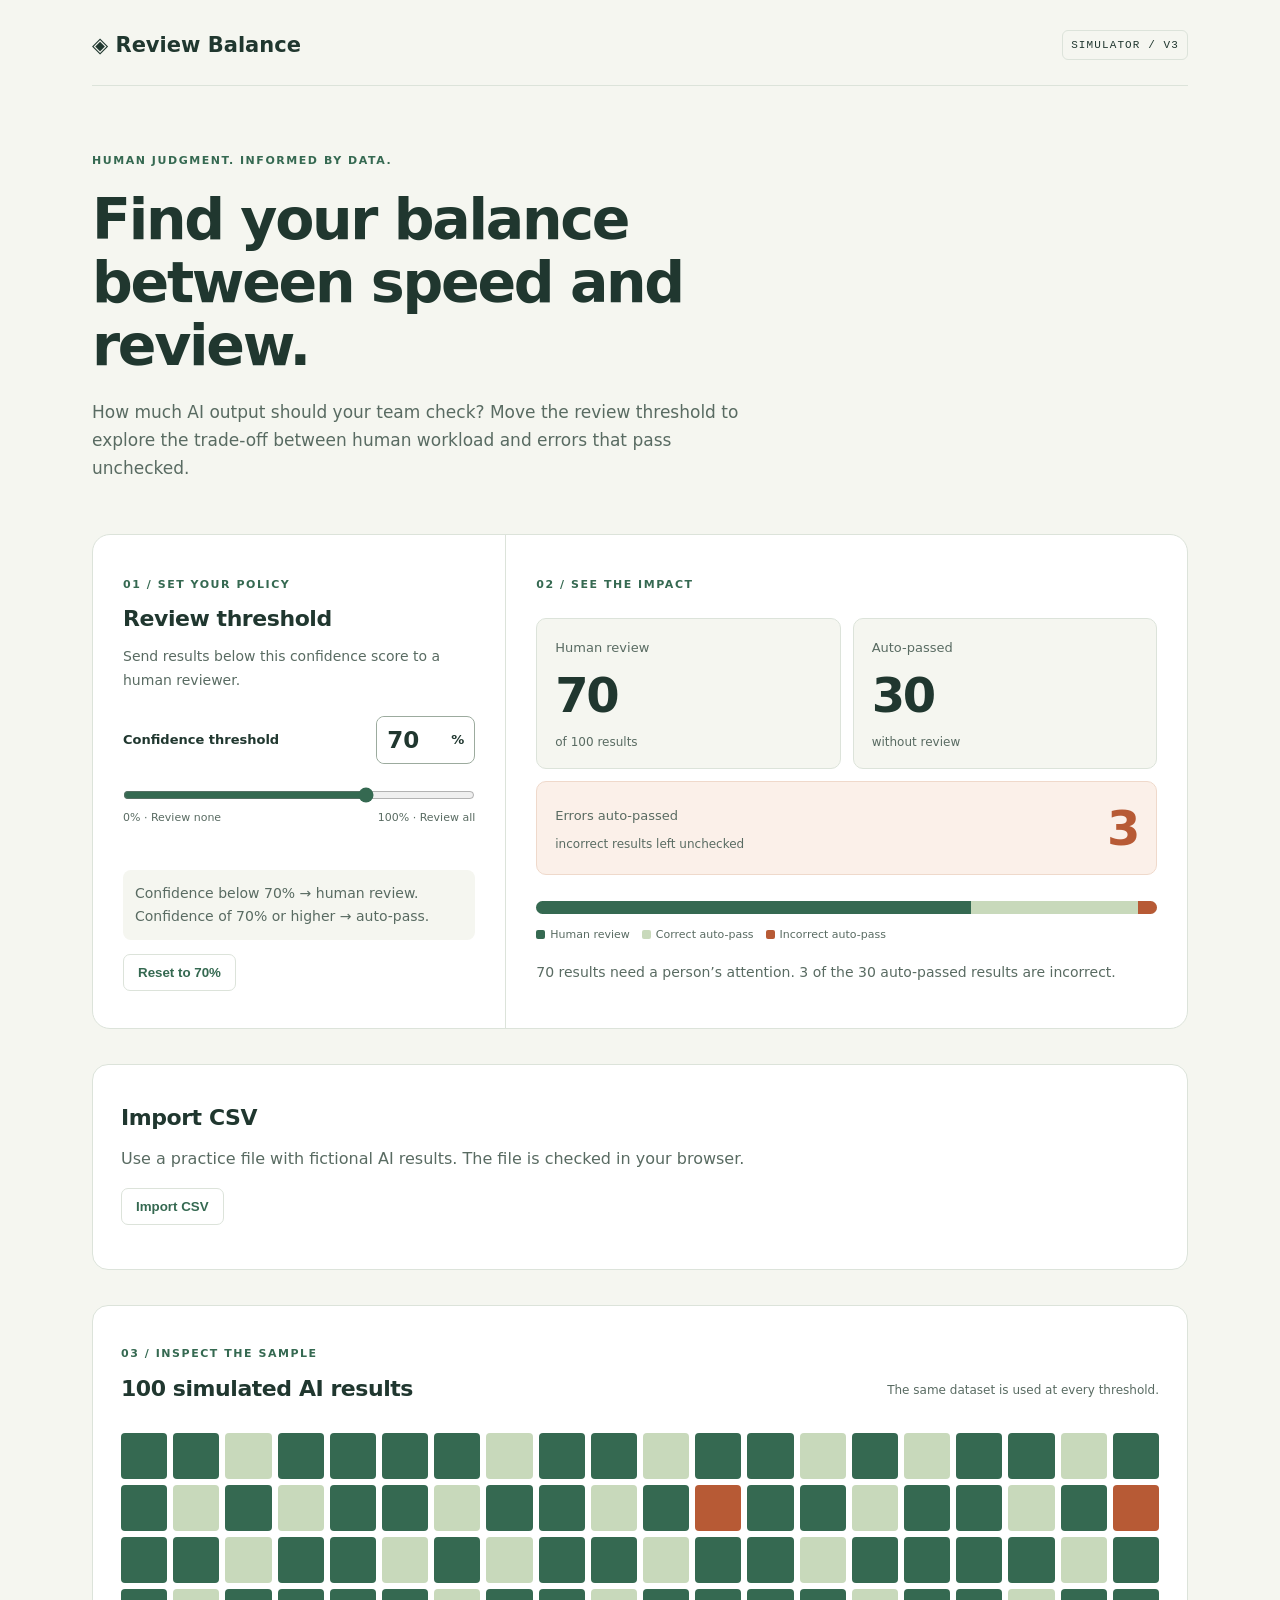
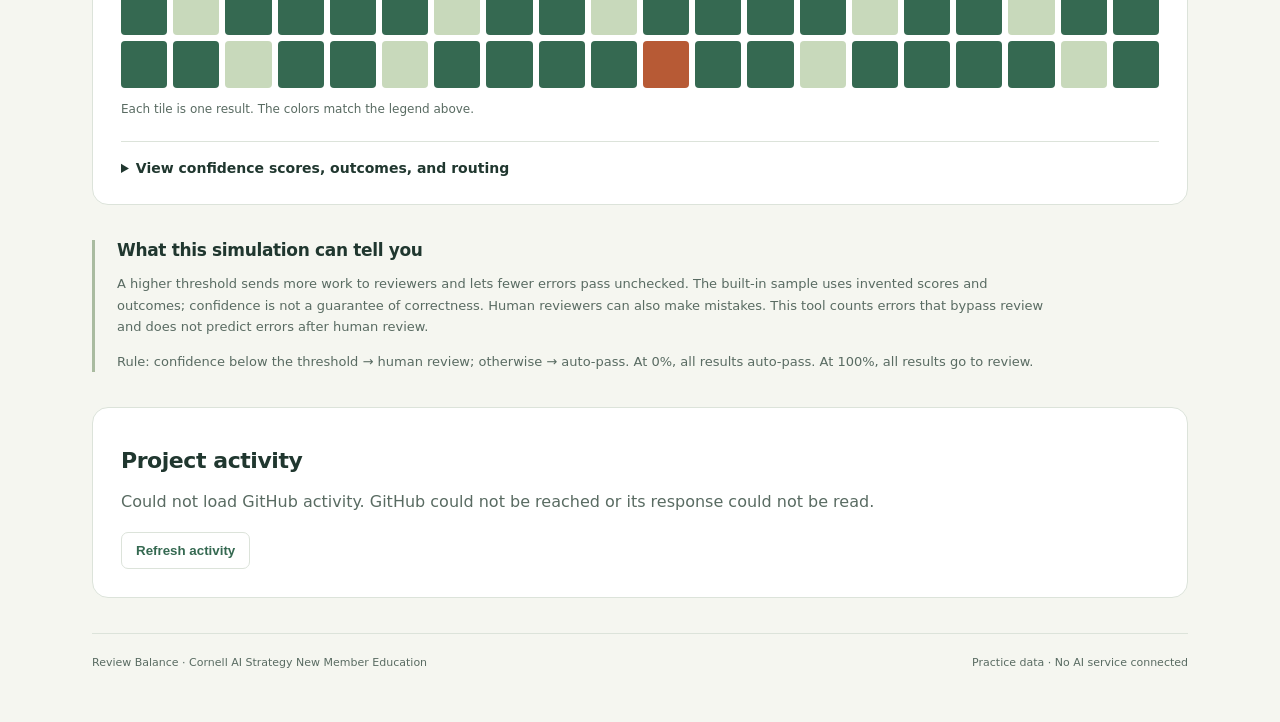
<file: index.html>
<!DOCTYPE html>
<html lang="en">
<head>
  <meta charset="UTF-8">
  <meta name="viewport" content="width=device-width, initial-scale=1.0">
  <title>Review Balance — Human review simulator</title>
  <link rel="stylesheet" href="style.css">
  <script src="data/clean.js" defer></script>
  <script src="data/schema.js" defer></script>
  <script src="data/validate.js" defer></script>
  <script src="script.js" defer></script>
  <script src="api.js" defer></script>
</head>
<body>
  <main>
    <header><a class="brand" href="index.html">◈ Review Balance</a><span class="badge">SIMULATOR / V3</span></header>
    <section class="intro"><p class="eyebrow">HUMAN JUDGMENT. INFORMED BY DATA.</p><h1>Find your balance<br>between speed and review.</h1><p>How much AI output should your team check? Move the review threshold to explore the trade-off between human workload and errors that pass unchecked.</p></section>
    <section class="workspace" aria-label="Review simulator">
      <div class="controls"><p class="eyebrow">01 / SET YOUR POLICY</p><h2>Review threshold</h2><p>Send results below this confidence score to a human reviewer.</p>
        <label class="number-label" for="threshold">Confidence threshold <span class="number-wrap"><input id="threshold" type="number" min="0" max="100" step="1" value="70" aria-describedby="policy error"><span>%</span></span></label>
        <label class="sr-only" for="slider">Adjust confidence threshold</label><input id="slider" type="range" min="0" max="100" step="1" value="70"><div class="range-labels"><span>0% · Review none</span><span>100% · Review all</span></div>
        <p id="error" role="alert"></p><p id="policy" class="policy"></p><button id="reset" type="button">Reset to 70%</button>
      </div>
      <div class="results"><p class="eyebrow">02 / SEE THE IMPACT</p><div class="metrics" aria-live="polite" aria-atomic="true"><article><p>Human review</p><strong id="review">—</strong><span>of <span id="result-count">100</span> results</span></article><article><p>Auto-passed</p><strong id="passed">—</strong><span>without review</span></article><article class="error-card"><p>Errors auto-passed</p><strong id="errors">—</strong><span>incorrect results left unchecked</span></article></div>
        <div class="bar" aria-hidden="true"><div id="review-bar"></div><div id="pass-bar"></div><div id="error-bar"></div></div><div class="legend"><span><i class="review-dot"></i>Human review</span><span><i class="pass-dot"></i>Correct auto-pass</span><span><i class="error-dot"></i>Incorrect auto-pass</span></div><p id="summary" class="summary"></p>
      </div>
    </section>
    <section class="dataset" aria-labelledby="import-title">
      <h2 id="import-title">Import CSV</h2>
      <p>Use a practice file with fictional AI results. The file is checked in your browser.</p>
      <button id="import-button" type="button">Import CSV</button>
      <input id="import-file" type="file" accept=".csv,text/csv" hidden>
      <button id="use-sample" type="button" hidden>Use sample data</button>
      <p id="import-status" role="status"></p>
      <ul id="import-issues" hidden></ul>
    </section>
    <section class="dataset"><div class="section-heading"><div><p class="eyebrow">03 / INSPECT THE SAMPLE</p><h2 id="dataset-title">100 simulated AI results</h2></div><p>The same dataset is used at every threshold.</p></div><div id="grid" class="grid" aria-hidden="true"></div><p class="hint">Each tile is one result. The colors match the legend above.</p><details><summary>View confidence scores, outcomes, and routing</summary><div class="table-scroll"><table><caption class="sr-only">Simulated results and review decisions</caption><thead><tr><th>Result</th><th>Confidence</th><th>Actual outcome</th><th>Decision</th></tr></thead><tbody id="rows"></tbody></table></div></details></section>
    <aside><h2>What this simulation can tell you</h2><p>A higher threshold sends more work to reviewers and lets fewer errors pass unchecked. The built-in sample uses invented scores and outcomes; confidence is not a guarantee of correctness. Human reviewers can also make mistakes. This tool counts errors that bypass review and does not predict errors after human review.</p><p>Rule: confidence below the threshold → human review; otherwise → auto-pass. At 0%, all results auto-pass. At 100%, all results go to review.</p></aside>
    <section class="dataset" aria-labelledby="activity-title">
      <h2 id="activity-title">Project activity</h2>
      <p id="activity-status" role="status">Loading…</p>
      <button id="refresh-activity" type="button">Refresh activity</button>
    </section>
    <footer>Review Balance · Cornell AI Strategy New Member Education <span>Practice data · No AI service connected</span></footer>
  </main>
</body>
</html>
</file>
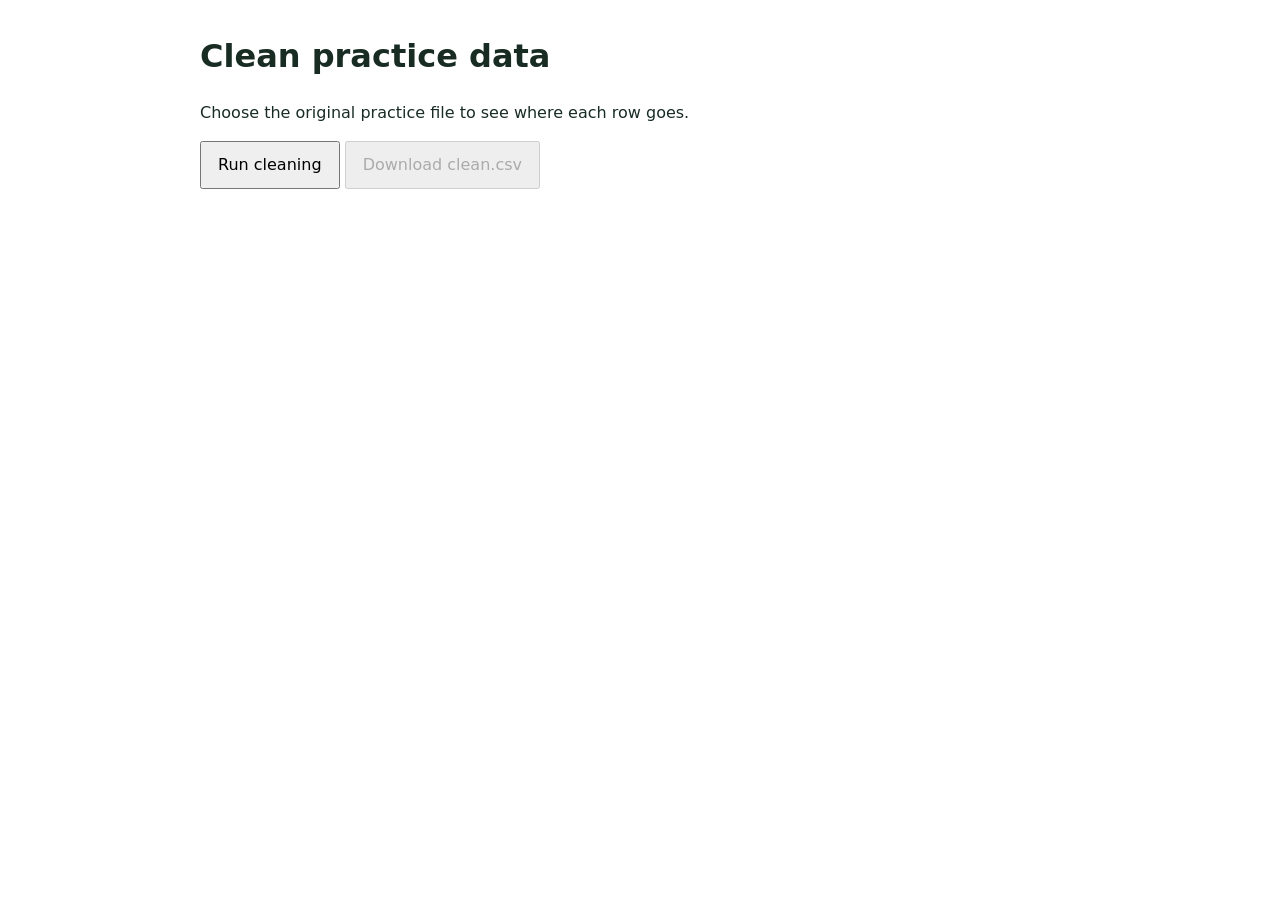
<file: data/clean.html>
<!DOCTYPE html>
<html lang="en">
<head>
  <meta charset="utf-8">
  <meta name="viewport" content="width=device-width, initial-scale=1">
  <title>Review Balance | Clean practice data</title>
  <script src="clean.js" defer></script>
  <style>
    body { margin: 2rem auto; padding: 0 1rem; max-width: 55rem; font: 1rem/1.5 system-ui, sans-serif; color: #182c24; }
    button { padding: .6rem 1rem; font: inherit; }
    li { margin-bottom: .35rem; overflow-wrap: anywhere; }
  </style>
</head>
<body>
  <h1>Clean practice data</h1>
  <p>Choose the original practice file to see where each row goes.</p>
  <button id="run">Run cleaning</button>
  <input id="file" type="file" accept=".csv,text/csv" hidden>
  <button id="download" disabled>Download clean.csv</button>
  <p id="status" role="status"></p>
  <div id="results"></div>
  <script>
    const file = document.getElementById('file');
    const status = document.getElementById('status');
    const results = document.getElementById('results');
    const download = document.getElementById('download');
    let cleaned;
    document.getElementById('run').onclick = () => file.click();
    file.onchange = async () => {
      const selected = file.files[0];
      if (!selected) return;
      results.replaceChildren();
      download.disabled = true;
      try {
        cleaned = cleanCSV(await selected.text());
        const groups = [['Clean rows', cleaned.clean], ['Removed rows', cleaned.removed], ['Set aside for review', cleaned.review]];
        const total = groups.reduce((sum, [, rows]) => sum + rows.length, 0);
        status.textContent = `Row check passed: ${total} raw = ${cleaned.clean.length} clean + ${cleaned.removed.length} removed + ${cleaned.review.length} set aside.`;
        for (const [label, rows] of groups) {
          const heading = document.createElement('h2');
          heading.textContent = label;
          const list = document.createElement('ul');
          for (const row of rows) {
            const item = document.createElement('li');
            item.textContent = `Source row ${row.source_row}: ${row.reason || row.values.join(' · ')}`;
            list.append(item);
          }
          results.append(heading, list);
        }
        download.disabled = false;
      } catch (error) {
        status.textContent = error.message;
      } finally {
        file.value = '';
      }
    };
    download.onclick = () => {
      const url = URL.createObjectURL(new Blob([exportCleanCSV(cleaned)], { type: 'text/csv' }));
      const link = document.createElement('a');
      link.href = url;
      link.download = 'clean.csv';
      link.click();
      setTimeout(() => URL.revokeObjectURL(url), 1000);
    };
  </script>
</body>
</html>
</file>
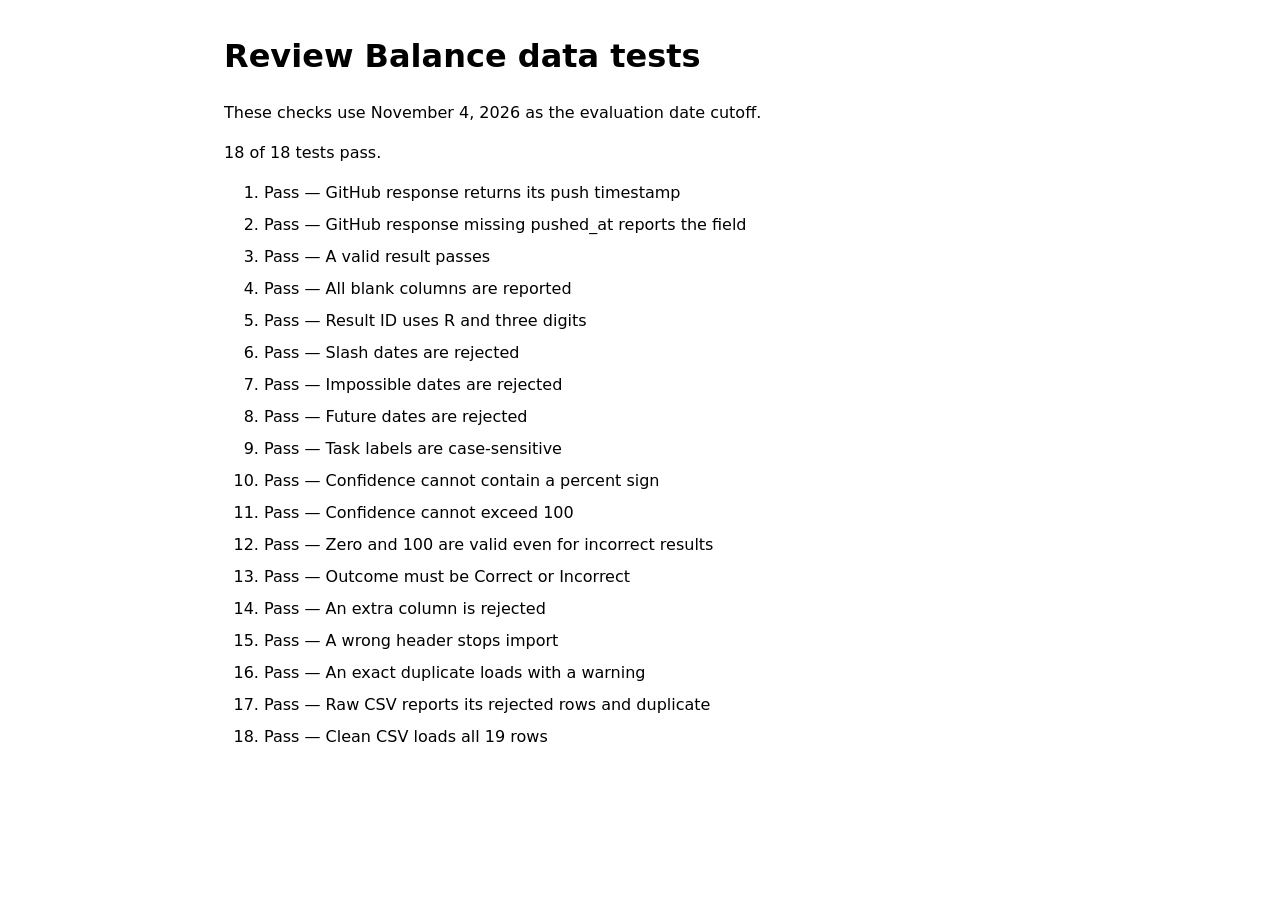
<file: data/tests.html>
<!DOCTYPE html>
<html lang="en">
<head>
  <meta charset="utf-8">
  <meta name="viewport" content="width=device-width, initial-scale=1">
  <title>Review Balance | Data tests</title>
  <style>
    body { margin: 2rem auto; padding: 0 1rem; max-width: 52rem; font: 1rem/1.5 system-ui, sans-serif; }
    li { margin-bottom: .5rem; overflow-wrap: anywhere; }
  </style>
</head>
<body>
  <h1>Review Balance data tests</h1>
  <p>These checks use November 4, 2026 as the evaluation date cutoff.</p>
  <p id="summary" role="status">Running tests…</p>
  <ol id="results"></ol>
  <script src="clean.js"></script>
  <script src="schema.js"></script>
  <script src="validate.js"></script>
  <script src="test-data.js"></script>
  <script src="../api.js"></script>
  <script src="tests.js"></script>
  <script>
    const results = runDataTests();
    document.getElementById('summary').textContent =
      results.filter(result => result.passed).length + ' of ' + results.length + ' tests pass.';
    for (const result of results) {
      const item = document.createElement('li');
      item.textContent = (result.passed ? 'Pass — ' : 'Fail — ') + result.name;
      if (!result.passed) {
        item.textContent += '. Expected ' + JSON.stringify(result.expected) + ', got ' + JSON.stringify(result.actual);
      }
      document.getElementById('results').append(item);
    }
  </script>
</body>
</html>
</file>
<file: style.css>
:root{color-scheme:light;--ink:#20372f;--muted:#596b62;--green:#356951;--line:#dce3da;--bg:#f5f6f0;--amber:#b75a35}*{box-sizing:border-box}body{margin:0;background:var(--bg);color:var(--ink);font-family:system-ui,-apple-system,sans-serif}main{max-width:1160px;margin:auto;padding:30px 32px}header{display:flex;justify-content:space-between;align-items:center;gap:15px;padding-bottom:25px;border-bottom:1px solid var(--line)}.brand{font-size:21px;font-weight:750;color:var(--ink);text-decoration:none}.badge{font:11px monospace;letter-spacing:.1em;border:1px solid var(--line);padding:8px;border-radius:6px}.intro{padding:55px 0 35px;max-width:810px}.eyebrow{font-size:11px!important;font-weight:750;letter-spacing:.14em;color:var(--green)}h1{font-size:clamp(34px,5vw,57px);line-height:1.1;letter-spacing:-.04em;margin:18px 0 22px}p{line-height:1.65;color:var(--muted)}.intro>p:last-child{max-width:660px;font-size:17px}h2{font-size:22px;letter-spacing:-.02em;margin:12px 0}.workspace{display:grid;grid-template-columns: .85fr 1.4fr;background:white;border:1px solid var(--line);border-radius:18px;overflow:hidden}.controls,.results{padding:30px}.controls{border-right:1px solid var(--line)}.controls>p{font-size:14px}.number-label{display:flex;justify-content:space-between;align-items:center;gap:8px;font-size:13px;font-weight:650;margin-top:24px}.number-wrap{display:flex;align-items:center;border:1px solid #9cab9e;border-radius:8px;padding-right:10px}input[type=number]{width:74px;padding:10px 4px 10px 10px;border:0;border-radius:8px;font:600 23px system-ui;color:var(--ink)}input[type=range]{width:100%;margin:23px 0 8px;accent-color:var(--green);cursor:pointer}.range-labels{display:flex;justify-content:space-between;gap:8px;font-size:11px;color:var(--muted)}#error{color:#a33e24;min-height:22px;font-size:13px;margin:10px 0}.policy{padding:12px;background:var(--bg);border-radius:8px;min-height:70px}button{background:white;color:var(--green);border:1px solid var(--line);border-radius:7px;padding:10px 14px;cursor:pointer;font-weight:650}button:hover{background:var(--bg)}:focus-visible{outline:3px solid #be802c;outline-offset:4px}.metrics{display:grid;grid-template-columns:repeat(2,minmax(0,1fr));gap:12px;margin-top:24px}.metrics article{padding:18px;background:var(--bg);border:1px solid var(--line);border-radius:10px}.metrics p{margin:0;font-size:13px}.metrics strong{display:block;font-size:48px;letter-spacing:-.05em;margin:8px 0}.metrics span{font-size:12px;color:var(--muted)}.metrics .error-card{grid-column:1/-1;display:grid;grid-template-columns:1fr auto;align-items:center;background:#fbf0e9;border-color:#efd9cb}.error-card strong{grid-column:2;grid-row:1/3;color:var(--amber);margin:0}.bar{display:flex;height:13px;border-radius:20px;overflow:hidden;margin:26px 0 14px;background:var(--line)}#review-bar,.review-dot,.grid .review{background:var(--green)}#pass-bar,.pass-dot,.grid .pass{background:#c8d9bb}#error-bar,.error-dot,.grid .error{background:var(--amber)}.legend{display:flex;flex-wrap:wrap;gap:12px;font-size:11px;color:var(--muted)}.legend span{display:flex;align-items:center;gap:5px}.legend i{width:9px;height:9px;border-radius:2px}.summary{font-size:14px;margin-top:20px}.dataset{margin:35px 0;border:1px solid var(--line);border-radius:16px;padding:28px;background:#fff}.section-heading{display:flex;justify-content:space-between;align-items:end;gap:20px}.section-heading>p,.hint{font-size:12px}.grid{display:grid;grid-template-columns:repeat(20,minmax(0,1fr));gap:6px;margin-top:20px}.tile{aspect-ratio:1;border-radius:4px}details{border-top:1px solid var(--line);margin-top:22px;padding-top:18px}summary{cursor:pointer;font-size:14px;font-weight:600}.table-scroll{max-height:310px;overflow:auto;margin-top:15px}table{width:100%;border-collapse:collapse;text-align:left;font-size:13px}th,td{padding:10px;border-bottom:1px solid var(--line)}th{position:sticky;top:0;background:var(--bg)}aside{border-left:3px solid #a9bba0;padding:0 22px;margin:30px 0}aside h2{font-size:17px}aside p{font-size:13px;max-width:940px}footer{border-top:1px solid var(--line);padding:22px 0;display:flex;justify-content:space-between;gap:15px;font-size:11px;color:var(--muted);margin-top:35px}.sr-only{position:absolute;width:1px;height:1px;padding:0;margin:-1px;overflow:hidden;clip:rect(0,0,0,0);white-space:nowrap;border:0}@media(max-width:760px){main{padding:20px}.intro{padding-top:35px}.workspace{grid-template-columns:1fr}.controls{border-right:0;border-bottom:1px solid var(--line)}.controls,.results,.dataset{padding:22px}.section-heading{display:block}.grid{grid-template-columns:repeat(10,minmax(0,1fr));gap:5px}footer{flex-direction:column}.metrics strong{font-size:40px}th,td{padding:8px 6px}}
</file>
